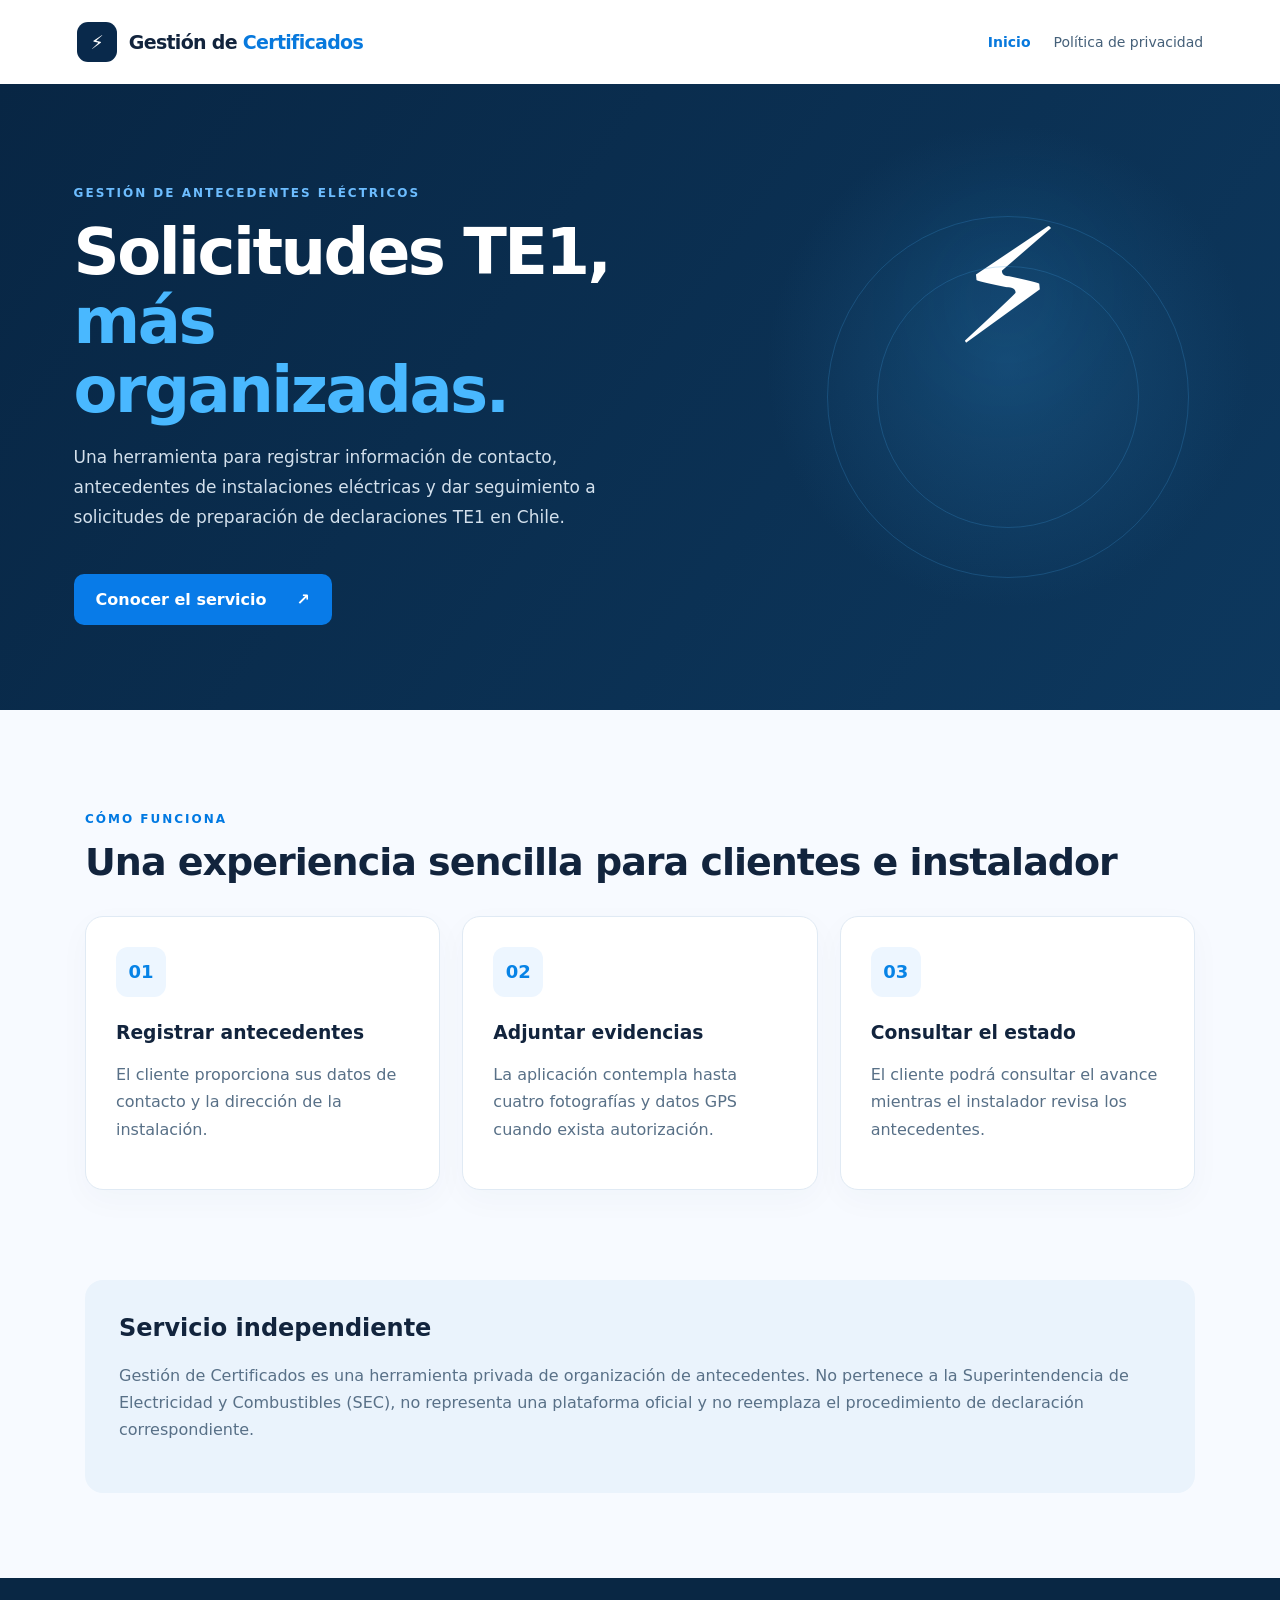
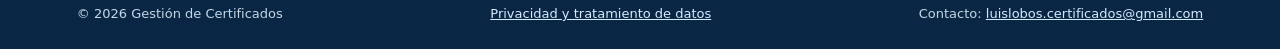
<file: index.html>
<!doctype html><html lang="es-CL"><head><meta charset="UTF-8"><meta name="viewport" content="width=device-width, initial-scale=1"><meta name="description" content="Gestión de Certificados: recepción y seguimiento de antecedentes para declaraciones TE1 en Chile."><title>Gestión de Certificados | Inicio</title><link rel="stylesheet" href="styles.css"></head><body><header class="site-header"><a class="brand" href="index.html"><span class="bolt">⚡</span><span>Gestión de <strong>Certificados</strong></span></a><nav aria-label="Navegación principal"><a aria-current="page" href="index.html">Inicio</a><a href="privacidad.html">Política de privacidad</a></nav></header><main><section class="hero"><div class="hero-content"><p class="eyebrow">GESTIÓN DE ANTECEDENTES ELÉCTRICOS</p><h1>Solicitudes TE1, <span>más organizadas.</span></h1><p>Una herramienta para registrar información de contacto, antecedentes de instalaciones eléctricas y dar seguimiento a solicitudes de preparación de declaraciones TE1 en Chile.</p><a class="primary" href="#funcionamiento">Conocer el servicio <span aria-hidden="true">↗</span></a></div><div class="hero-art" aria-hidden="true"><span>⚡</span><div class="lines"></div></div></section><section id="funcionamiento" class="content"><p class="eyebrow blue">CÓMO FUNCIONA</p><h2>Una experiencia sencilla para clientes e instalador</h2><div class="cards"><article><div class="symbol">01</div><h3>Registrar antecedentes</h3><p>El cliente proporciona sus datos de contacto y la dirección de la instalación.</p></article><article><div class="symbol">02</div><h3>Adjuntar evidencias</h3><p>La aplicación contempla hasta cuatro fotografías y datos GPS cuando exista autorización.</p></article><article><div class="symbol">03</div><h3>Consultar el estado</h3><p>El cliente podrá consultar el avance mientras el instalador revisa los antecedentes.</p></article></div></section><section class="note"><h2>Servicio independiente</h2><p>Gestión de Certificados es una herramienta privada de organización de antecedentes. No pertenece a la Superintendencia de Electricidad y Combustibles (SEC), no representa una plataforma oficial y no reemplaza el procedimiento de declaración correspondiente.</p></section></main><footer><span>© 2026 Gestión de Certificados</span><a href="privacidad.html">Privacidad y tratamiento de datos</a><span>Contacto: <a href="mailto:luislobos.certificados@gmail.com">luislobos.certificados@gmail.com</a></span></footer></body></html>
</file>
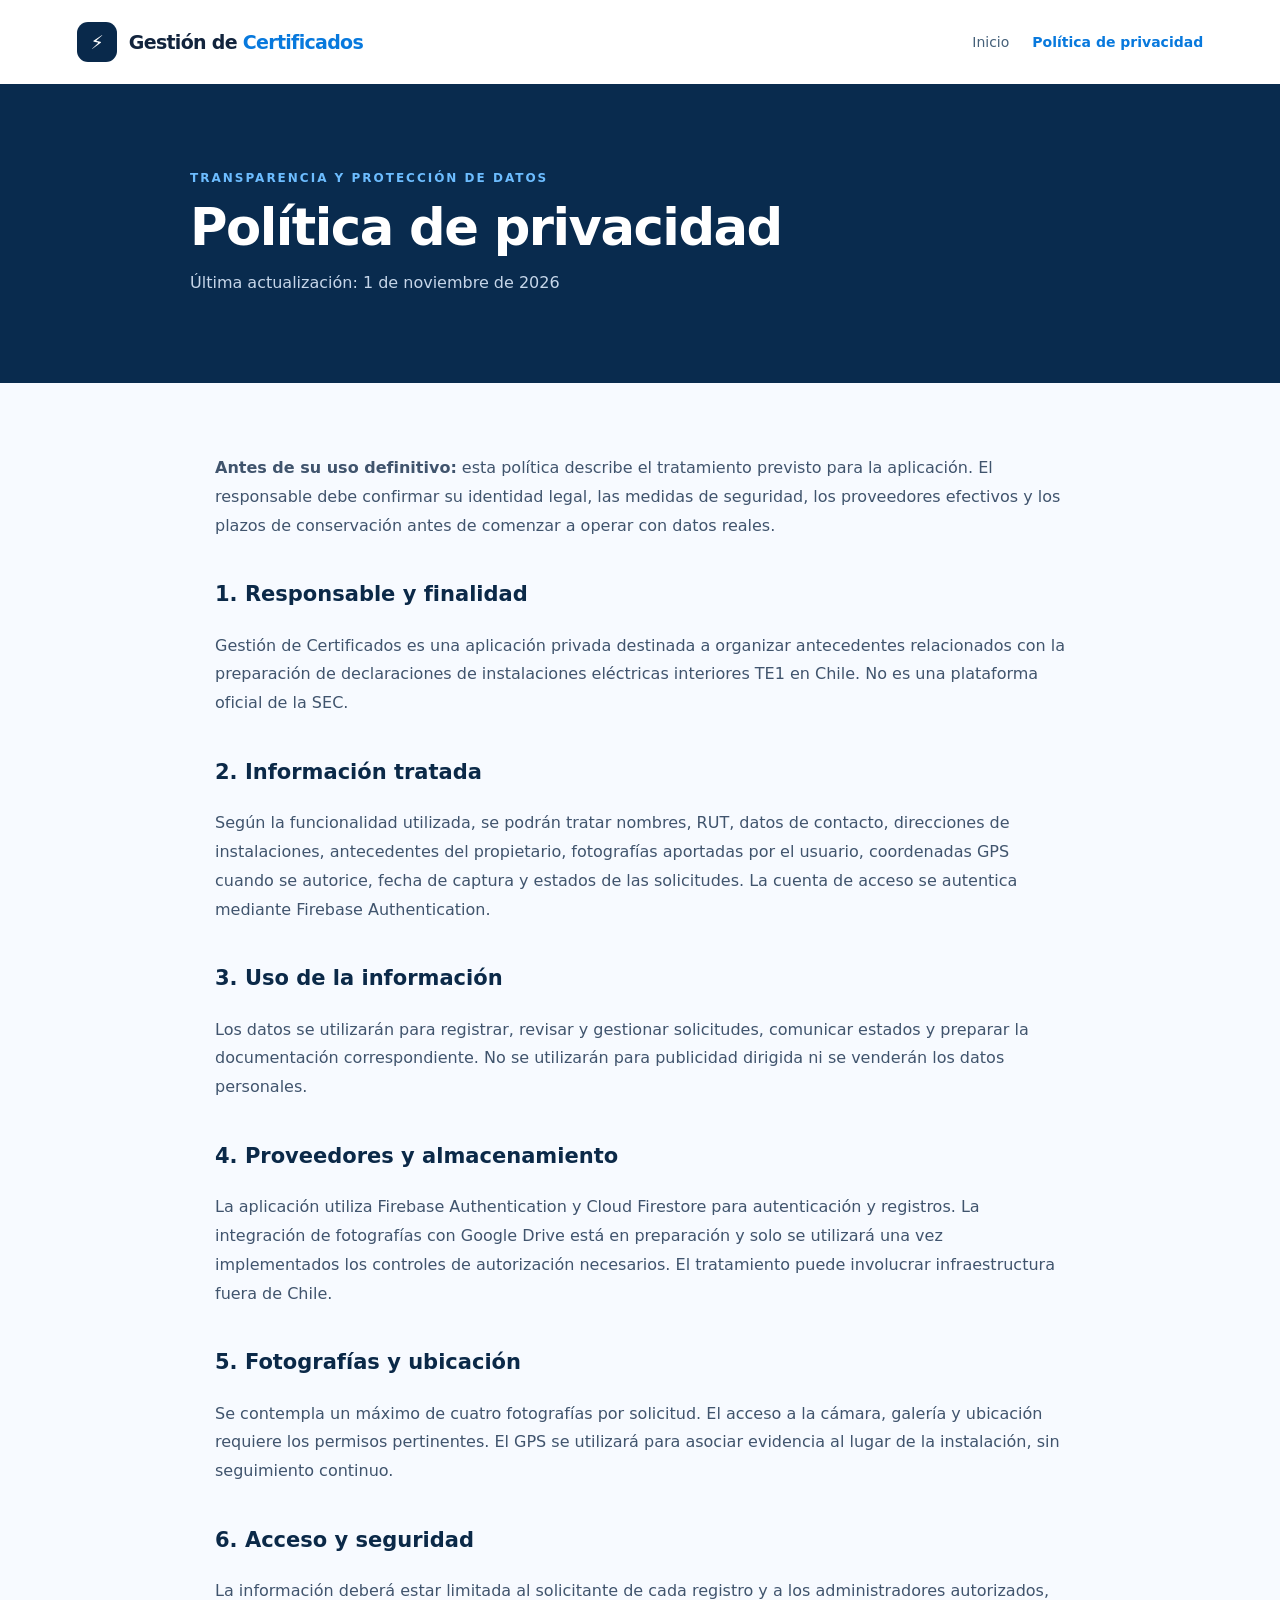
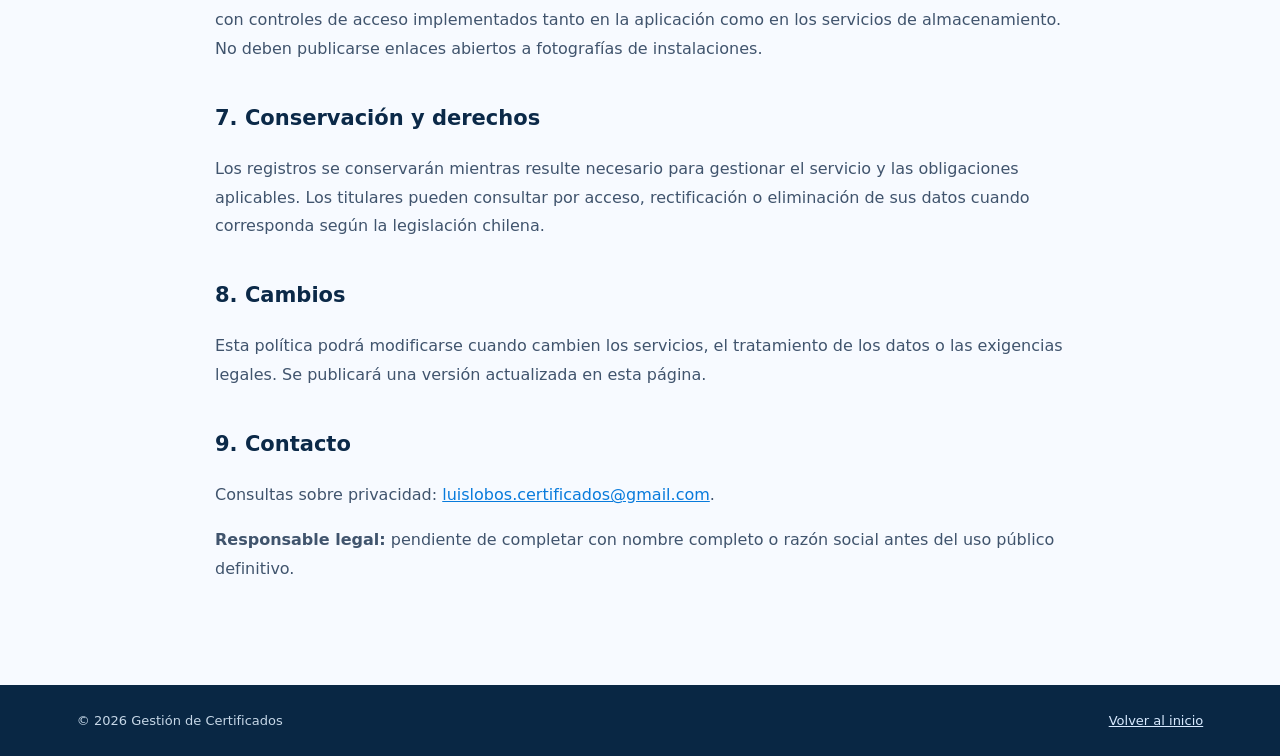
<file: privacidad.html>
<!doctype html><html lang="es-CL"><head><meta charset="UTF-8"><meta name="viewport" content="width=device-width, initial-scale=1"><meta name="description" content="Política de privacidad de Gestión de Certificados."><title>Política de privacidad | Gestión de Certificados</title><link rel="stylesheet" href="styles.css"></head><body><header class="site-header"><a class="brand" href="index.html"><span class="bolt">⚡</span><span>Gestión de <strong>Certificados</strong></span></a><nav aria-label="Navegación principal"><a href="index.html">Inicio</a><a aria-current="page" href="privacidad.html">Política de privacidad</a></nav></header><main><section class="privacy-head"><p class="eyebrow">TRANSPARENCIA Y PROTECCIÓN DE DATOS</p><h1>Política de privacidad</h1><p>Última actualización: 1 de noviembre de 2026</p></section><article class="policy"><p><strong>Antes de su uso definitivo:</strong> esta política describe el tratamiento previsto para la aplicación. El responsable debe confirmar su identidad legal, las medidas de seguridad, los proveedores efectivos y los plazos de conservación antes de comenzar a operar con datos reales.</p><h2>1. Responsable y finalidad</h2><p>Gestión de Certificados es una aplicación privada destinada a organizar antecedentes relacionados con la preparación de declaraciones de instalaciones eléctricas interiores TE1 en Chile. No es una plataforma oficial de la SEC.</p><h2>2. Información tratada</h2><p>Según la funcionalidad utilizada, se podrán tratar nombres, RUT, datos de contacto, direcciones de instalaciones, antecedentes del propietario, fotografías aportadas por el usuario, coordenadas GPS cuando se autorice, fecha de captura y estados de las solicitudes. La cuenta de acceso se autentica mediante Firebase Authentication.</p><h2>3. Uso de la información</h2><p>Los datos se utilizarán para registrar, revisar y gestionar solicitudes, comunicar estados y preparar la documentación correspondiente. No se utilizarán para publicidad dirigida ni se venderán los datos personales.</p><h2>4. Proveedores y almacenamiento</h2><p>La aplicación utiliza Firebase Authentication y Cloud Firestore para autenticación y registros. La integración de fotografías con Google Drive está en preparación y solo se utilizará una vez implementados los controles de autorización necesarios. El tratamiento puede involucrar infraestructura fuera de Chile.</p><h2>5. Fotografías y ubicación</h2><p>Se contempla un máximo de cuatro fotografías por solicitud. El acceso a la cámara, galería y ubicación requiere los permisos pertinentes. El GPS se utilizará para asociar evidencia al lugar de la instalación, sin seguimiento continuo.</p><h2>6. Acceso y seguridad</h2><p>La información deberá estar limitada al solicitante de cada registro y a los administradores autorizados, con controles de acceso implementados tanto en la aplicación como en los servicios de almacenamiento. No deben publicarse enlaces abiertos a fotografías de instalaciones.</p><h2>7. Conservación y derechos</h2><p>Los registros se conservarán mientras resulte necesario para gestionar el servicio y las obligaciones aplicables. Los titulares pueden consultar por acceso, rectificación o eliminación de sus datos cuando corresponda según la legislación chilena.</p><h2>8. Cambios</h2><p>Esta política podrá modificarse cuando cambien los servicios, el tratamiento de los datos o las exigencias legales. Se publicará una versión actualizada en esta página.</p><h2>9. Contacto</h2><p>Consultas sobre privacidad: <a href="mailto:luislobos.certificados@gmail.com">luislobos.certificados@gmail.com</a>.</p><p><strong>Responsable legal:</strong> pendiente de completar con nombre completo o razón social antes del uso público definitivo.</p></article></main><footer><span>© 2026 Gestión de Certificados</span><a href="index.html">Volver al inicio</a></footer></body></html>
</file>
<file: styles.css>
:root{font-family:Inter,ui-sans-serif,system-ui,-apple-system,"Segoe UI",sans-serif;color:#12243d;background:#f7faff;font-synthesis:none}*{box-sizing:border-box}body{margin:0}a{color:inherit}.site-header{display:flex;align-items:center;justify-content:space-between;gap:20px;padding:22px max(6%,calc((100vw - 1160px)/2));background:#fff;box-shadow:0 1px 12px #07182b0d}.brand{display:flex;align-items:center;gap:12px;text-decoration:none;font-size:19px;font-weight:650;letter-spacing:-.7px}.brand strong{color:#0879dd}.bolt{display:grid;place-items:center;background:#09294b;color:#fff;border-radius:11px;width:40px;height:40px}nav{display:flex;gap:23px}nav a{text-decoration:none;font-size:14px;color:#456079}nav a[aria-current=page]{color:#0879dd;font-weight:700}.hero{display:grid;grid-template-columns:1.15fr .85fr;background:linear-gradient(125deg,#082644,#0d385e);color:white;min-height:480px;overflow:hidden}.hero-content{max-width:800px;padding:90px 10% 85px max(10%,calc((100vw - 1160px)/2))}.eyebrow{font-size:12px;letter-spacing:2px;color:#6dbdff;font-weight:750}.hero h1{font-size:clamp(38px,5vw,66px);letter-spacing:-2.5px;line-height:1.08;margin:18px 0}.hero h1 span{color:#49b8ff}.hero p:not(.eyebrow){font-size:17px;line-height:1.75;color:#d3e0ec;max-width:610px}.primary{display:inline-flex;gap:30px;align-items:center;margin-top:24px;background:#087be8;color:#fff;padding:16px 22px;text-decoration:none;border-radius:10px;font-weight:700}.hero-art{display:grid;place-items:center;position:relative;background:radial-gradient(circle at 50% 45%,#21639577,transparent 55%)}.hero-art>span{font-size:160px;filter:drop-shadow(0 15px 60px #12a5ff77)}.hero-art:before,.hero-art:after{content:"";position:absolute;border:1px solid #3994d643;border-radius:50%;width:360px;height:360px}.hero-art:after{width:260px;height:260px}.content{max-width:1160px;margin:auto;padding:90px 25px}.blue{color:#0079e2}.content h2{font-size:clamp(26px,3vw,38px);letter-spacing:-1px;margin:14px 0 32px}.cards{display:grid;grid-template-columns:repeat(3,1fr);gap:22px}.cards article{background:white;border:1px solid #e0eaf4;border-radius:18px;padding:30px;box-shadow:0 10px 32px #23476808}.symbol{font-size:18px;font-weight:800;color:#0783e6;background:#edf6ff;width:50px;height:50px;display:grid;place-items:center;border-radius:12px}.cards h3{margin-top:25px}.cards p,.note p{line-height:1.7;color:#587087}.note{max-width:1110px;margin:0 auto 85px;background:#eaf3fc;padding:34px;border-radius:18px}.note h2{margin-top:0}footer{background:#092744;color:#c6d7e7;display:flex;justify-content:space-between;flex-wrap:wrap;gap:15px;padding:28px 6%;font-size:13px}footer a{color:#d8eaff}.privacy-head{padding:75px max(8%,calc((100vw - 900px)/2));background:#092b4e;color:#fff}.privacy-head h1{font-size:clamp(34px,4vw,55px);letter-spacing:-1.5px;margin:12px 0}.privacy-head>p:last-child{color:#c6d6e9}.policy{max-width:900px;padding:55px 25px 85px;margin:auto;line-height:1.8;color:#40546d}.policy h2{font-size:21px;color:#0b2948;margin-top:36px}.policy a{color:#087bdc}@media(max-width:760px){.site-header{flex-wrap:wrap;padding:16px 5%}.brand{font-size:16px}nav{width:100%;gap:24px}.hero{display:block;min-height:initial}.hero-content{padding:55px 7% 70px}.hero-art{display:none}.cards{grid-template-columns:1fr}.content{padding:55px 6%}.note{margin:0 6% 65px}.privacy-head{padding:60px 7%}}
</file>
